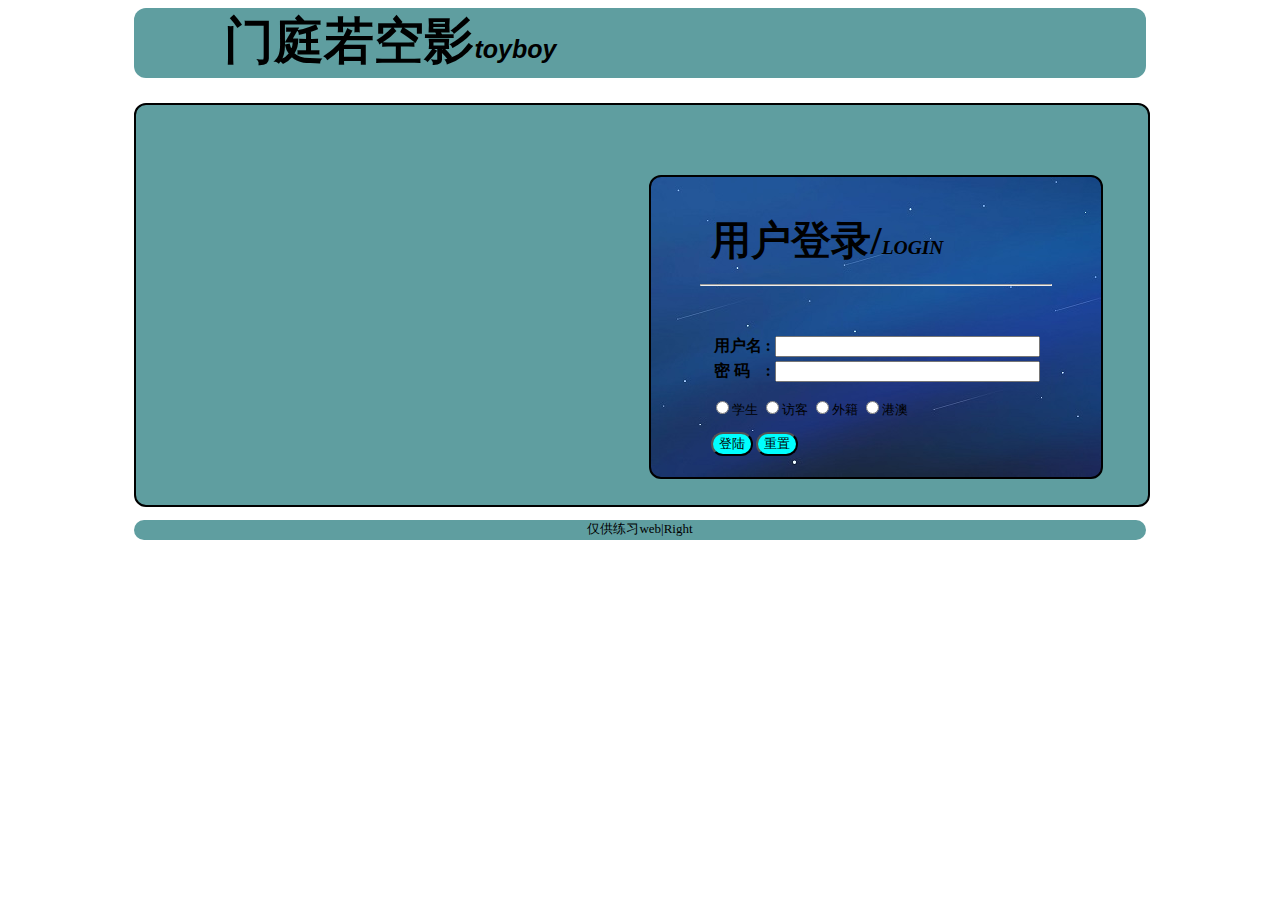
<file: index.html>
<HTML>
<HEAD>
    <META http-equiv="Content-Type" content="text/html;charset=UTF-8" >
    <TITLE>说好了的永远断了线</TITLE>
    <link href="landing.css" rel="stylesheet" type="text/css" media="screen" />
    <script type="text/javascript"  src="landing.js" charset="UTF-8"></script>
</HEAD>
<BODY>
    <div id="logo">
        <h4 style="font-size:25px;font-family:Algerian, sans-serif"><span class="spanblue">门庭若空影</span><em>toyboy</em></h4>
    </div>
   

    <div id="landingArea">
        <div id="land">
            <h2><span class="spanred">用户登录/</span><em>LOGIN</em></h2>
            <hr style="width:350px;" />
            <table border="0">
                <tr>
                    <th style="text-align:left;font-family:'Times New Roman', Times, serif">用户名</th>
                    <th>:</th>
                    <td><input id="in1" value="" type="text" size="30" /></td>
                </tr>
                <tr>
                    <th style="text-align:left;font-family:'Times New Roman', Times, serif">密    码</th>
                    <th>:</th>
                    <td><input id="in2" value="" type="text" size="30" maxlength="10" /></td>
                </tr>
            </table>
            <p style="padding:0 0 0 60px">
                <label><input type="radio" name="student" value="student" />学生</label>
                <label><input type="radio" name="visitor" value="visitor" />访客</label>
                <label><input type="radio" name="visitor" value="visitor" />外籍</label>
                <label><input type="radio" name="visitor" value="visitor" />港澳</label>

            </p>
            <p style="padding:0 0 0 60px">
                <input type="button" value="登陆" style="background-color:aqua;border-radius:15px" onclick="land()" />
                <input type="button" value="重置" style="background-color:aqua;border-radius:15px" onclick="reset()" />
            </p>
        </div>
    </div>
    <div id="foot">
        <p>仅供练习web|Right</p>
    </div>
    
</BODY>
</HTML>
</file>
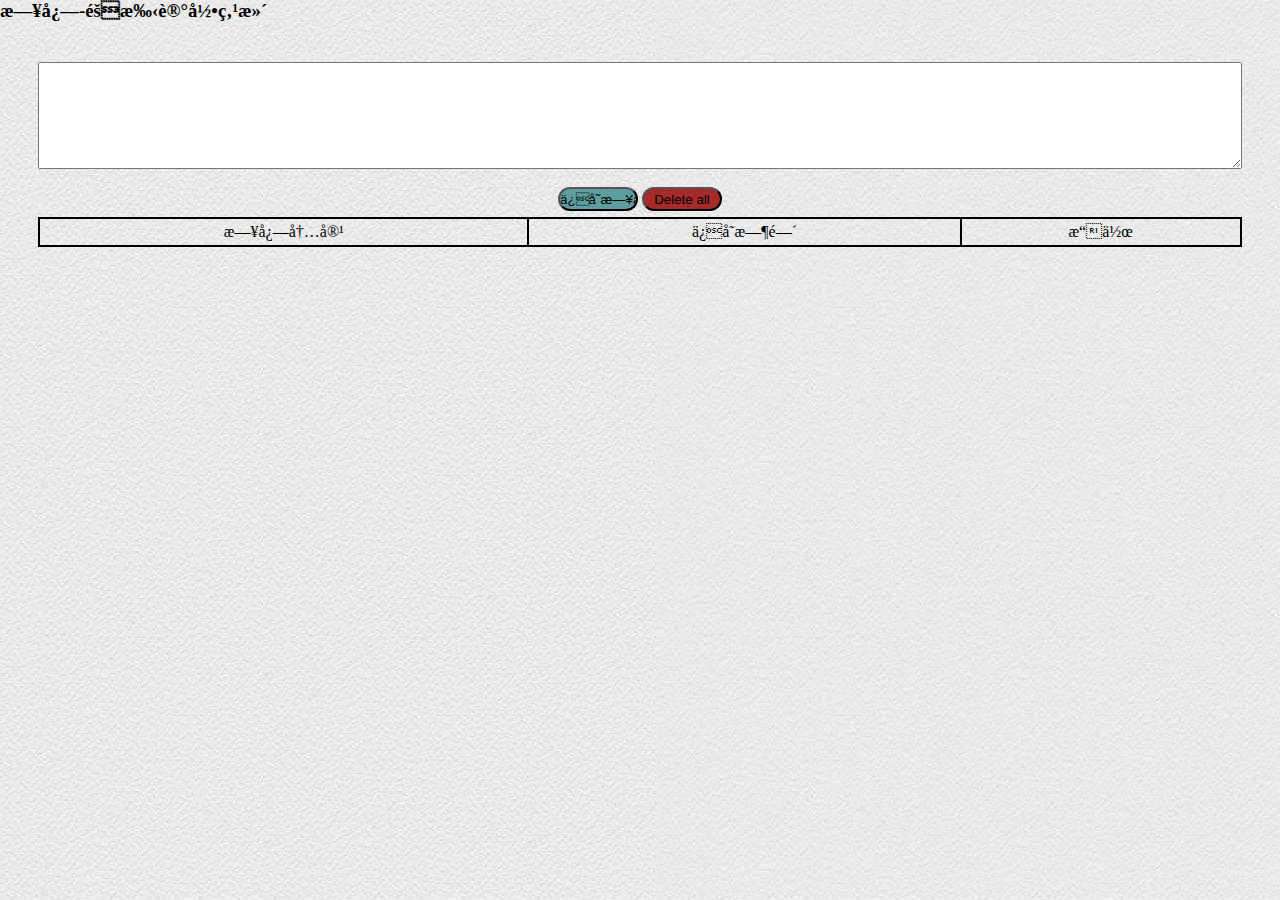
<file: saying.html>
<html>
<head>
    <meta http-equiv="content-type" content="text/html;charset="utf-8" />
    <meta name="keywords" content="" />
    <meta name="description" content="" />
    <title>网页日志记录本</title>
    <style>
        * {
            margin: 0;
            padding: 0;
        }

        h2 {
            text-align:center ;
            font-family:'Times New Roman', Times, serif;
            color:black;
        }

        textarea {
            vertical-align: top;
            margin-top: 40px;
            width: 94%;
        }

        div {
            text-align: center;
        }

        input[type="submit"], input[type="button"] {
            width: 80px;
            height: 24px;
            background-color: #FFA500;
        }

        table {
            width: 94%;
            border: 1px solid black;
            margin-top: 6px;
            margin-left:3%;
        }
       
       table td {
            border: 1px solid black;
            padding: 4px;
       }
        body {
       background-image:url(images/img14.jpg);
            }
    </style>
    
</head>
<body onload="showDiary()">
    <h3>日志-随手记录点滴</h3>
    <div>
<textarea id="memo" cols="110" rows="7"></textarea>
    </div>
    <br>
    <div>
        <input type="button" width="200" style="background-color:cadetblue;color:black ;border-radius:12px" value="保存日志" onClick="saveDiary()" id="save">
        <input type="button" width="200" style="background-color:brown;color:black ;border-radius:12px"value="Delete all" onClick="clearDiary()">
    </div>
    <p id="msg"></p>

    <script type="text/javascript">
        function saveDiary(){
        var textarea = document.getElementById('memo')
        var value = textarea.value
        var time = new Date().toLocaleString()
        localStorage.setItem(time,value)

        showDiary()
        }
        function showDiary(){
        var result = '<table cellspacing="0"><tr><td align="center">日志内容</td><td align="center">保存时间</td><td align="center">操作</td>'
        for(let i = 0; i< localStorage.length; i++){
        var key = localStorage.key(i)
        var value = localStorage.getItem(key)
        result+='<tr><td>' + value + '</td><td> '+ key + '</td><td><button onclick="delDiary(this)" style="background-color:red;color:black ;border-radius:12px" width="200" >删除</button></td></tr>'
        }
        result+='</table>'
        document.getElementById('msg').innerHTML = result

        }
        function delDiary(obj) {
        var key = obj.parentNode.parentNode.rowIndex - 1
        var index = localStorage.key(key)
        localStorage.removeItem(index)
        obj.parentNode.parentNode.remove()
        }
        function clearDiary(){
        localStorage.clear()
        showDiary()
        }
    </script>
</body>
</html>
</file>
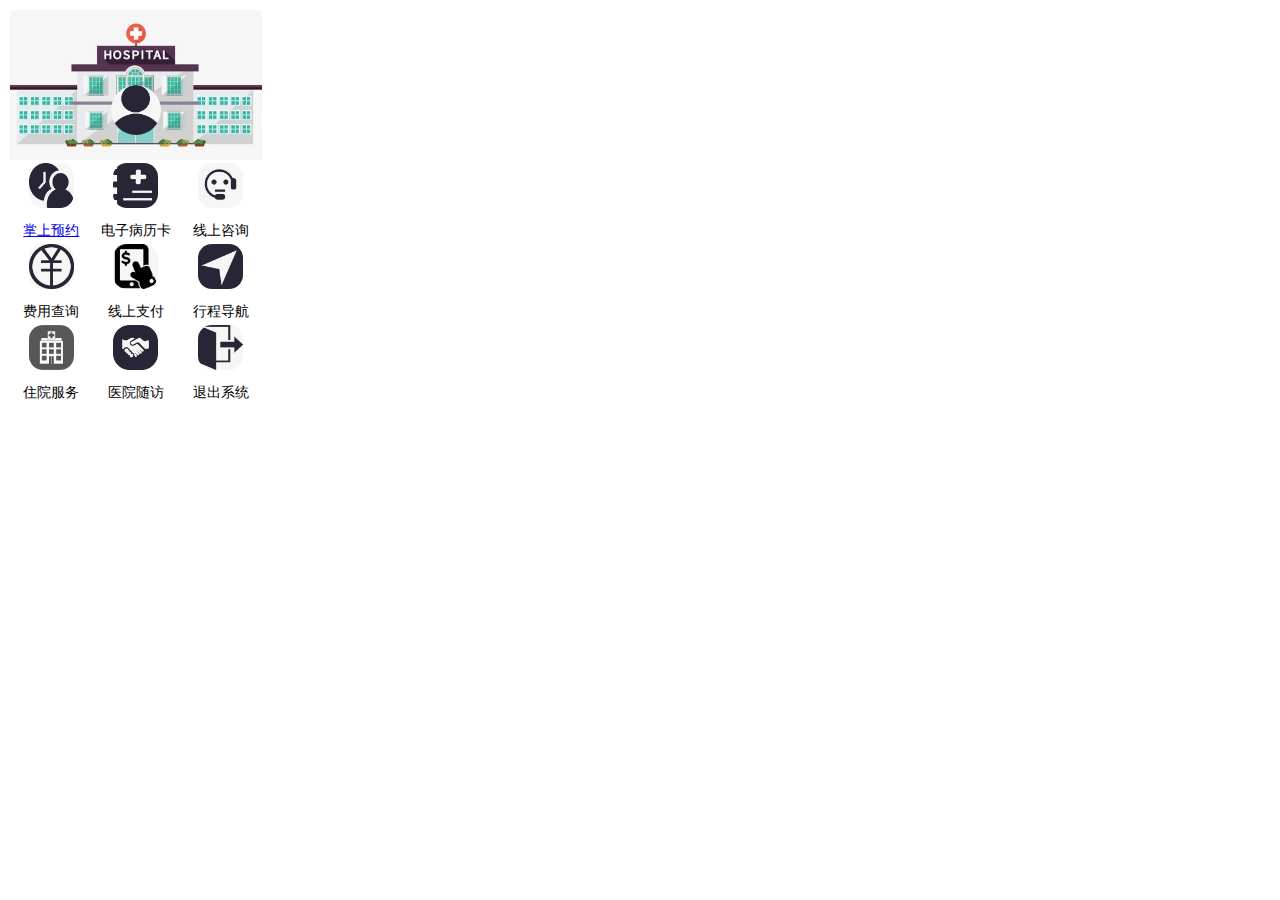
<file: hospital/hospital.html>
<html>
<HEAD>
    <title>hospital</title>
     <META http-equiv="Content-Type" content="text/html;charset=UTF-8" >
</HEAD>
<body>
    <table border="0" cellpadding="1">
        <tr>
            <td colspan="3" style="background-image:url(hospital1.jpg);text-align:center;padding-top:50px;" height="150" width="250"><img src="administrator.jpg" height="50" width="50" style="border-radius:50%;" /></td>
        </tr>
        <tr>
            <td style="font-size:14px;text-align:center;" width="70"><a href="order.html"><img src="1.jpg" height="45" width="45" style="border-radius:14px;" /></a><br /><p><a href="order.html">掌上预约</a></p></td>
            <td style="font-size:14px;text-align:center;" width="70"><img src="2.jpg" height="45" width="45" style="border-radius:14px;" /><br /><p>电子病历卡</p></td>
            <td style="font-size:14px;text-align:center;" width="70"><img src="3.jpg" height="45" width="45" style="border-radius:14px;" /><br /><p>线上咨询</p></td>
        </tr>
        <tr>
            <td style="font-size:14px;text-align:center;" width="70"><img src="4.jpg" height="45" width="45" style="border-radius:14px;" /><br /><p>费用查询</p></td>
            <td style="font-size:14px;text-align:center; " width="70"><img src="5.jpg" height="45" width="45" style="border-radius:14px;" /><br /><p>线上支付</p></td>
            <td style="font-size:14px;text-align:center;" width="70"><img src="6.jpg" height="45" width="45" style="border-radius:14px;" /><br /><p>行程导航</p></td>
        </tr>
        <tr>
            <td style="font-size:14px;text-align:center;" width="70"><img src="7.jpg" height="45" width="45" style="border-radius:14px;" /><br /><p>住院服务</p></td>
            <td style="font-size:14px;text-align:center;" width="70"><img src="8.jpg" height="45" width="45" style="border-radius:14px;" /><br /><p>医院随访</p></td>
            <td style="font-size:14px;text-align:center;" width="70"><img src="9.jpg" height="45" width="45" style="border-radius:14px;" /><br /><p>退出系统</p></td>
        </tr>
    </table>
</body>
</html>
</file>
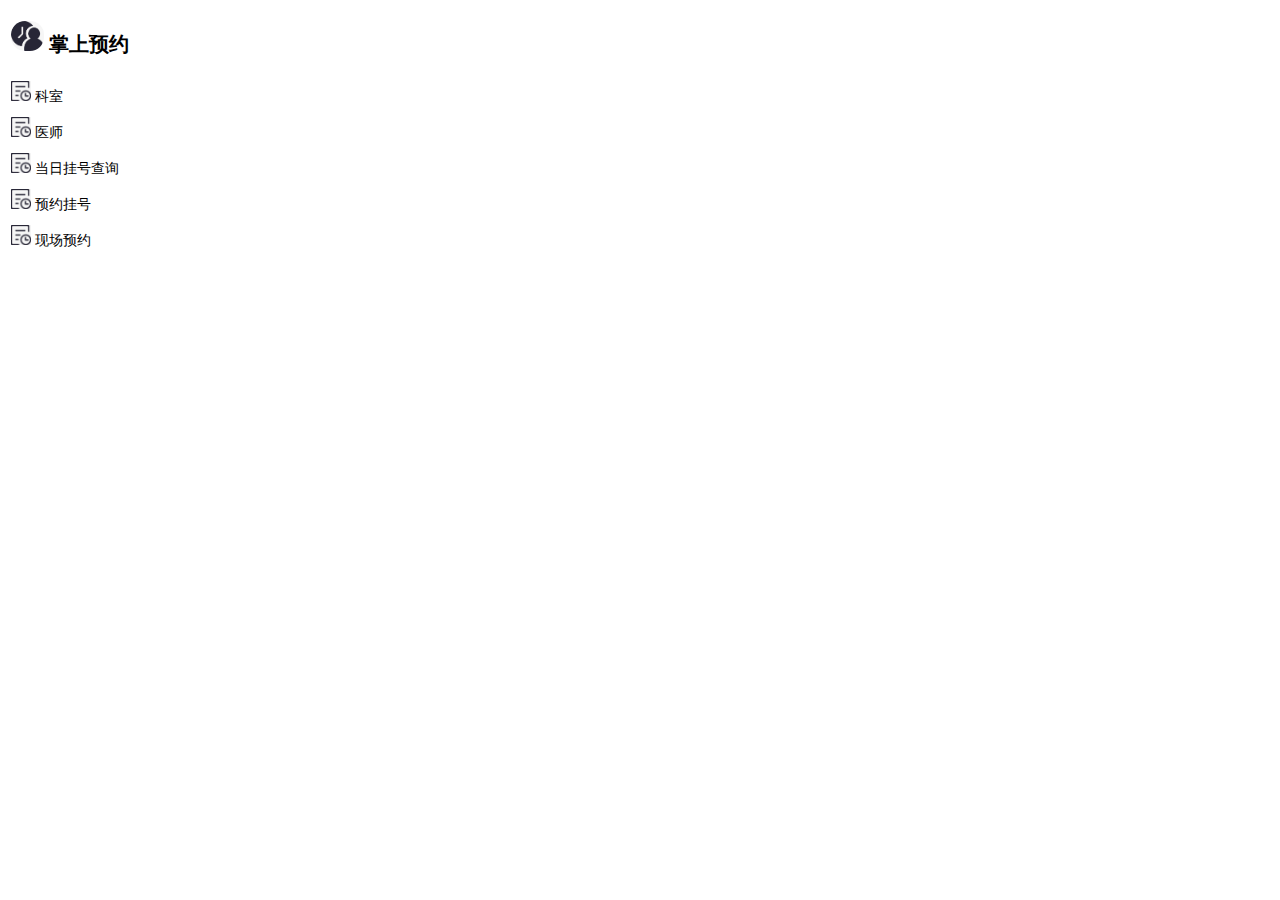
<file: hospital/order.html>
<html>
<head>
    <title>掌上预约</title>
   <META http-equiv="Content-Type" content="text/html;charset=UTF-8" >
</head>
<body>
    <table border="0" cellpadding="1" style="padding-top:10px;">
        <tr>
            <td><img src="1.jpg" height="30" width="33" style="border-radius:14px;"/><b style="font-size:20px;"> 掌上预约</b></td>
        </tr>
        <tr>
            <td height="10"></td>
        </tr>
        <tr>
            <td style="font-size:14px;padding-top:8px;"><img src="order.jpg" height="20" width="20" /> 科室</td>
        </tr>

        <tr>
            <td style="font-size:14px;padding-top:8px;"><img src="order.jpg" height="20" width="20" /> 医师</td>
        </tr>
        <tr>
            <td style="font-size: 14px;padding-top:8px;"><img src="order.jpg" height="20" width="20" /> 当日挂号查询</td>
        </tr>
        <tr>
            <td style="font-size:14px;padding-top:8px;"><img src="order.jpg" height="20" width="20" /> 预约挂号</td>
        </tr>
        <tr>
            <td style="font-size:14px;padding-top:8px;"><img src="order.jpg" height="20" width="20" /> 现场预约</td>
        </tr>
    </table>
</body>
</html>
</file>
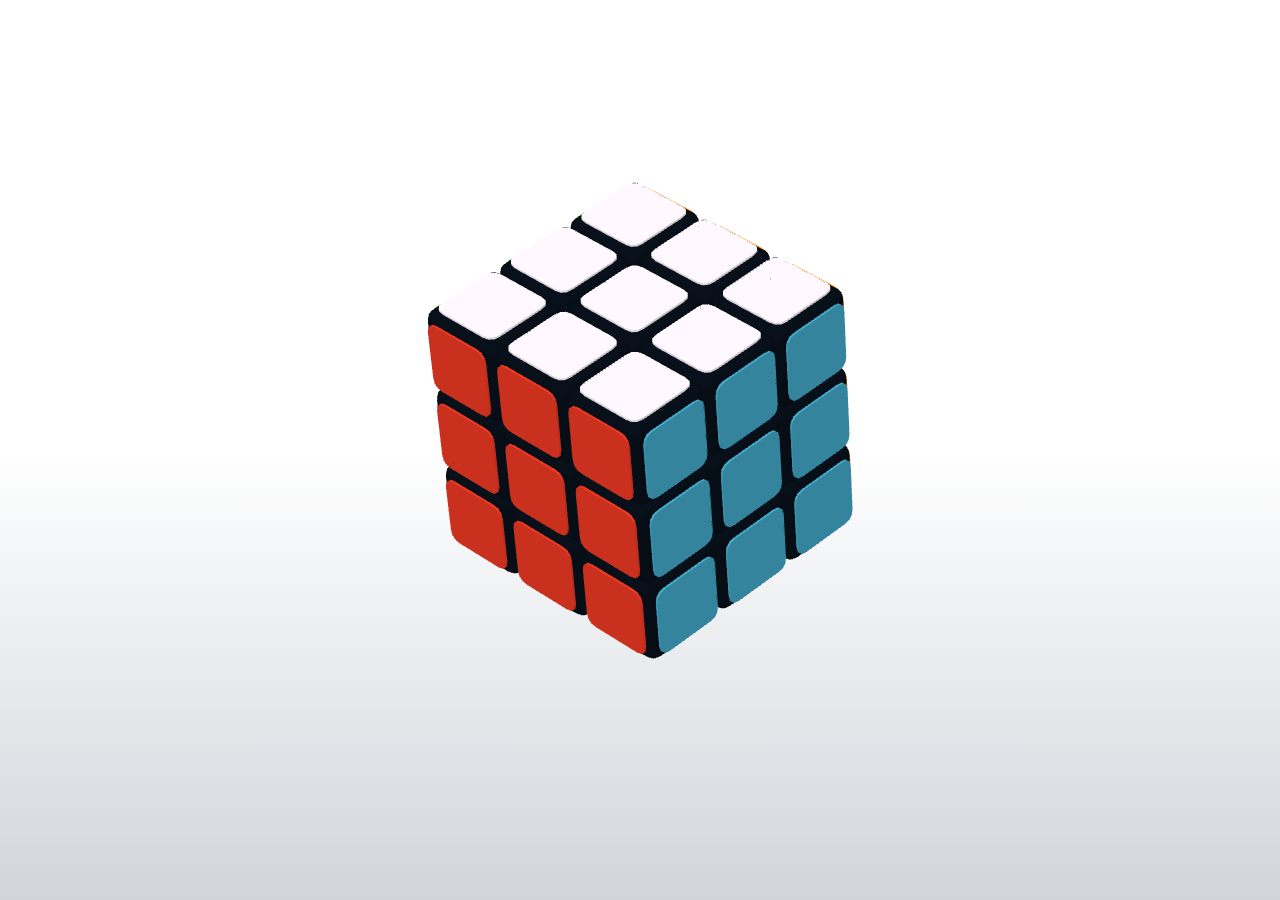
<file: practice_web/game.html>
<!DOCTYPE html>
<html lang="en" >

<head>
  <meta charset="UTF-8">
  <title>3D酷炫拼魔方游戏</title>
  <meta name="viewport" content="width=device-width,height=device-height,user-scalable=no,initial-scale=1.0,maximum-scale=1.0,minimum-scale=1.0">
  
  
      <link rel="stylesheet" href="css/style.css">

  
</head>

<body>


<div class="ui">

  <div class="ui__background"></div>

  <div class="ui__game"></div>

  <div class="ui__texts">
    <h1 class="text text--title">
      <span>3D酷炫</span>
      <span>魔方游戏</span>
    </h1>
    <div class="text text--note">
      双击即可开始
    </div>
    <div class="text text--timer">
      0:00
    </div>
    <div class="text text--complete">
      <span>Complete!</span>
    </div>
    <div class="text text--best-time">
      <icon trophy></icon>
      <span>Best Time!</span>
    </div>
  </div>

  <div class="ui__prefs">
    <range name="flip" title="Flip Type" list="Swift&nbsp;,Smooth,Bounce"></range>
    <range name="scramble" title="Scramble Length" list="20,25,30"></range>
    <range name="fov" title="Camera Angle" list="Ortographic,Perspective"></range>
    <range name="theme" title="Color Scheme" list="Cube,Erno,Dust,Camo,Rain"></range>
  </div>

  <div class="ui__stats">
    <div class="stats" name="total-solves">
      <i>Total solves:</i><b>-</b>
    </div>
    <div class="stats" name="best-time">
      <i>Best time:</i><b>-</b>
    </div>
    <div class="stats" name="worst-time">
      <i>Worst time:</i><b>-</b>
    </div>
    <div class="stats" name="average-5">
      <i>Average of 5:</i><b>-</b>
    </div>
    <div class="stats" name="average-12">
      <i>Average of 12:</i><b>-</b>
    </div>
    <div class="stats" name="average-25">
      <i>Average of 25:</i><b>-</b>
    </div>
  </div>

  <div class="ui__buttons">
    <button class="btn btn--bl btn--stats">
      <icon trophy></icon>
    </button>
    <button class="btn btn--bl btn--prefs">
      <icon settings></icon>
    </button>
    <button class="btn btn--bl btn--back">
      <icon back></icon>
    </button>
    <button class="btn btn--br btn--pwa">
    </button>
  </div>

</div>


<script src='js/three.min.js'></script>
<script src="js/index.js"></script>




</body>

</html>
</file>
<file: landing.css>
body {
    font-size: 13px;
    background:white ;  /*url(images/img17.jpg)*/
}

#logo {
    height: 70px;
    width: 80%;
    text-align: left;
    margin-left: 10%;
    background: cadetblue;
    border-radius:12px;
}

#landingArea {
    height: 400px;
    width: 80%;
    background-color: cadetblue;
    //margin: 10px 75px 0px 95px;
    margin-top:25px;
    margin-left:10%;
    border-radius: 12px;
    border: 2px solid black;
}

#intr {
    height: 320px;
    width: 400px;
    float: left;
    background-color: antiquewhite;
    /*background: url(images/img16.jpg);*/
    border-radius: 12px;
    margin: 20px 0px 0 45px;
    border: 2px solid black;
}

#land {
    height: 300px;
    width: 450px;
    float: right;
    background-color: antiquewhite;
    background: url(images/img16.jpg);
    border-radius: 12px;
    border: 2px solid black;
    margin: 70px 45px 0 45px
}

#foot {
    height: 20px;
    width: 80%;
    text-align: center;
    margin-left: 10%;
    background: cadetblue;
    border-radius: 12px;
}

.spanred {
    font-family:'Times New Roman', Times, serif;
    font-size: 40px;
}
.spanblue {
    font-family:'Trebuchet MS', 'Lucida Sans Unicode', 'Lucida Grande', 'Lucida Sans', Arial, sans-serif;
    font-size: 50px;
}


table {
padding:40px 30px 0 60px
}


h2 {
padding: 20px 30px 0 60px
}

h4 {
    padding:0 0 0 90px
}
</file>
<file: practice_web/css/style.css>
*, *:before, *:after {
  -webkit-user-select: none;
  -moz-user-select: none;
  user-select: none;
  box-sizing: border-box;
  cursor: inherit;
  margin: 0;
  padding: 0;
  outline: none;
  font-size: inherit;
  font-family: inherit;
  font-weight: inherit;
  font-style: inherit;
  text-transform: uppercase;
}
*:focus {
  outline: none;
}

html {
  -webkit-tap-highlight-color: transparent;
  -webkit-text-size-adjust: 100%;
  -webkit-font-smoothing: antialiased;
  -moz-osx-font-smoothing: grayscale;
  -ms-text-size-adjust: 100%;
  -webkit-text-size-adjust: 100%;
  overflow: hidden;
  height: 100%;
}

body {
  font-family: "BungeeFont", sans-serif;
  font-weight: normal;
  font-style: normal;
  line-height: 1;
  cursor: default;
  overflow: hidden;
  height: 100%;
  font-size: 5rem;
}

.icon {
  display: inline-block;
  font-size: inherit;
  overflow: visible;
  vertical-align: -0.125em;
  preserveAspectRatio: none;
}

.range {
  position: relative;
  width: 14em;
  z-index: 1;
  opacity: 0;
}
.range:not(:last-child) {
  margin-bottom: 2em;
}
.range__label {
  position: relative;
  font-size: 0.9em;
  line-height: 0.75em;
  padding-bottom: 0.5em;
  z-index: 2;
}
.range__track {
  position: relative;
  height: 1em;
  margin-left: 0.5em;
  margin-right: 0.5em;
  z-index: 3;
}
.range__track-line {
  position: absolute;
  background: rgba(0, 0, 0, 0.2);
  height: 2px;
  top: 50%;
  margin-top: -1px;
  left: -0.5em;
  right: -0.5em;
  transform-origin: left center;
}
.range__handle {
  position: absolute;
  width: 0;
  height: 0;
  top: 50%;
  left: 0;
  cursor: pointer;
  z-index: 1;
}
.range__handle div {
  transition: background 500ms ease;
  position: absolute;
  left: 0;
  top: 0;
  width: 0.9em;
  height: 0.9em;
  border-radius: 0.2em;
  margin-left: -0.45em;
  margin-top: -0.45em;
  background: #41aac8;
  border-bottom: 2px solid rgba(0, 0, 0, 0.2);
}
.range.is-active .range__handle div {
  transform: scale(1.25);
}
.range__handle:after {
  content: "";
  position: absolute;
  left: 0;
  top: 0;
  width: 3em;
  height: 3em;
  margin-left: -1.5em;
  margin-top: -1.5em;
}
.range__list {
  display: flex;
  flex-flow: row nowrap;
  justify-content: space-between;
  position: relative;
  padding-top: 0.5em;
  font-size: 0.55em;
  color: rgba(0, 0, 0, 0.5);
  z-index: 1;
}

.stats {
  position: relative;
  width: 14em;
  z-index: 1;
  display: flex;
  justify-content: space-between;
  opacity: 0;
}
.stats:not(:last-child) {
  margin-bottom: 1.5em;
}
.stats i {
  display: inline-block;
  color: rgba(0, 0, 0, 0.5);
  font-size: 0.9em;
}
.stats b {
  display: inline-block;
  font-size: 0.9em;
}

.text {
  position: absolute;
  left: 0;
  right: 0;
  text-align: center;
  line-height: 0.75;
  perspective: 100rem;
  opacity: 0;
}
.text i {
  display: inline-block;
  opacity: 0;
  white-space: pre-wrap;
}
.text--title {
  bottom: 75%;
  font-size: 2.4em;
  height: 1.2em;
}
.text--title span {
  display: block;
  padding:10px 0px
}
.text--title span:first-child {
  font-size: 0.5em;
  margin-bottom: 0.2em;
}
.text--note {
  top: 87%;
  font-size: 1em;
}
.text--timer {
  bottom: 78%;
  font-size: 3.5em;
  line-height: 1;
}
.text--complete, .text--best-time {
  font-size: 1.5em;
  top: 83%;
  line-height: 1em;
}

.btn {
  -webkit-appearance: none;
  -moz-appearance: none;
  appearance: none;
  background-color: transparent;
  border-radius: 0;
  border-width: 0;
  position: absolute;
  pointer-events: none;
  font-size: 1.2em;
  color: rgba(0, 0, 0, 0.25);
  opacity: 0;
}
.btn:after {
  position: absolute;
  content: "";
  width: 3em;
  height: 3em;
  left: 50%;
  top: 50%;
  margin-left: -1.5em;
  margin-top: -1.5em;
  border-radius: 100%;
}
.btn--bl {
  bottom: 0.8em;
  left: 0.8em;
}
.btn--br {
  bottom: 0.8em;
  right: 0.8em;
}
.btn--bc {
  bottom: 0.8em;
  left: calc(50% - 0.5em);
}
.btn--pwa {
  transition: color 500ms ease;
  color: inherit;
  height: 1em;
}
.btn--pwa svg {
  font-size: 0.6em;
  margin: 0.35em 0;
}
.btn svg {
  display: block;
}

.ui {
  pointer-events: none;
  color: #070d15;
}
.ui, .ui__background, .ui__game, .ui__texts, .ui__prefs, .ui__stats, .ui__buttons {
  position: absolute;
  top: 0;
  left: 0;
  width: 100%;
  height: 100%;
  overflow: hidden;
}
.ui__background {
  z-index: 1;
  transition: background 500ms ease;
  background: #d1d5db;
}
.ui__background:after {
  position: absolute;
  top: 0;
  left: 0;
  width: 100%;
  height: 100%;
  content: "";
  background-image: linear-gradient(to bottom, white 50%, rgba(255, 255, 255, 0) 100%);
}
.ui__game {
  pointer-events: all;
  z-index: 2;
}
.ui__game canvas {
  display: block;
  width: 100%;
  height: 100%;
}
.ui__texts {
  z-index: 3;
}
.ui__prefs, .ui__stats {
  display: flex;
  flex-flow: column nowrap;
  justify-content: center;
  align-items: center;
  overflow: hidden;
  z-index: 4;
}
.ui__buttons {
  z-index: 5;
}
.ui__notification {
  transition: transform 500ms ease, opacity 500ms ease;
  font-family: sans-serif;
  position: absolute;
  left: 50%;
  bottom: 0.6em;
  padding: 0.6em;
  margin-left: -9.4em;
  width: 18.8em;
  z-index: 6;
  background: rgba(17, 17, 17, 0.9);
  border-radius: 0.8em;
  display: flex;
  align-items: center;
  flex-flow: row nowrap;
  color: #fff;
  user-select: none;
  opacity: 0;
  pointer-events: none;
  transform: translateY(100%);
}
.ui__notification.is-active {
  opacity: 1;
  pointer-events: all;
  transform: none;
}
.ui__notification * {
  text-transform: none;
}
.ui__notification-icon {
  background-size: 100% 100%;
  left: 0.6em;
  top: 0.6em;
  width: 2.8em;
  height: 2.8em;
  border-radius: 0.5em;
  background: #fff;
  margin-right: 0.6em;
  display: block;
}
.ui__notification-text {
  font-size: 0.75em;
  line-height: 1.4em;
}
.ui__notification-text .icon {
  color: #4f82fd;
  font-size: 1.1em;
}
.ui__notification-text b {
  font-weight: 700;
}

.btn--stats {
  visibility: hidden;
}
</file>
